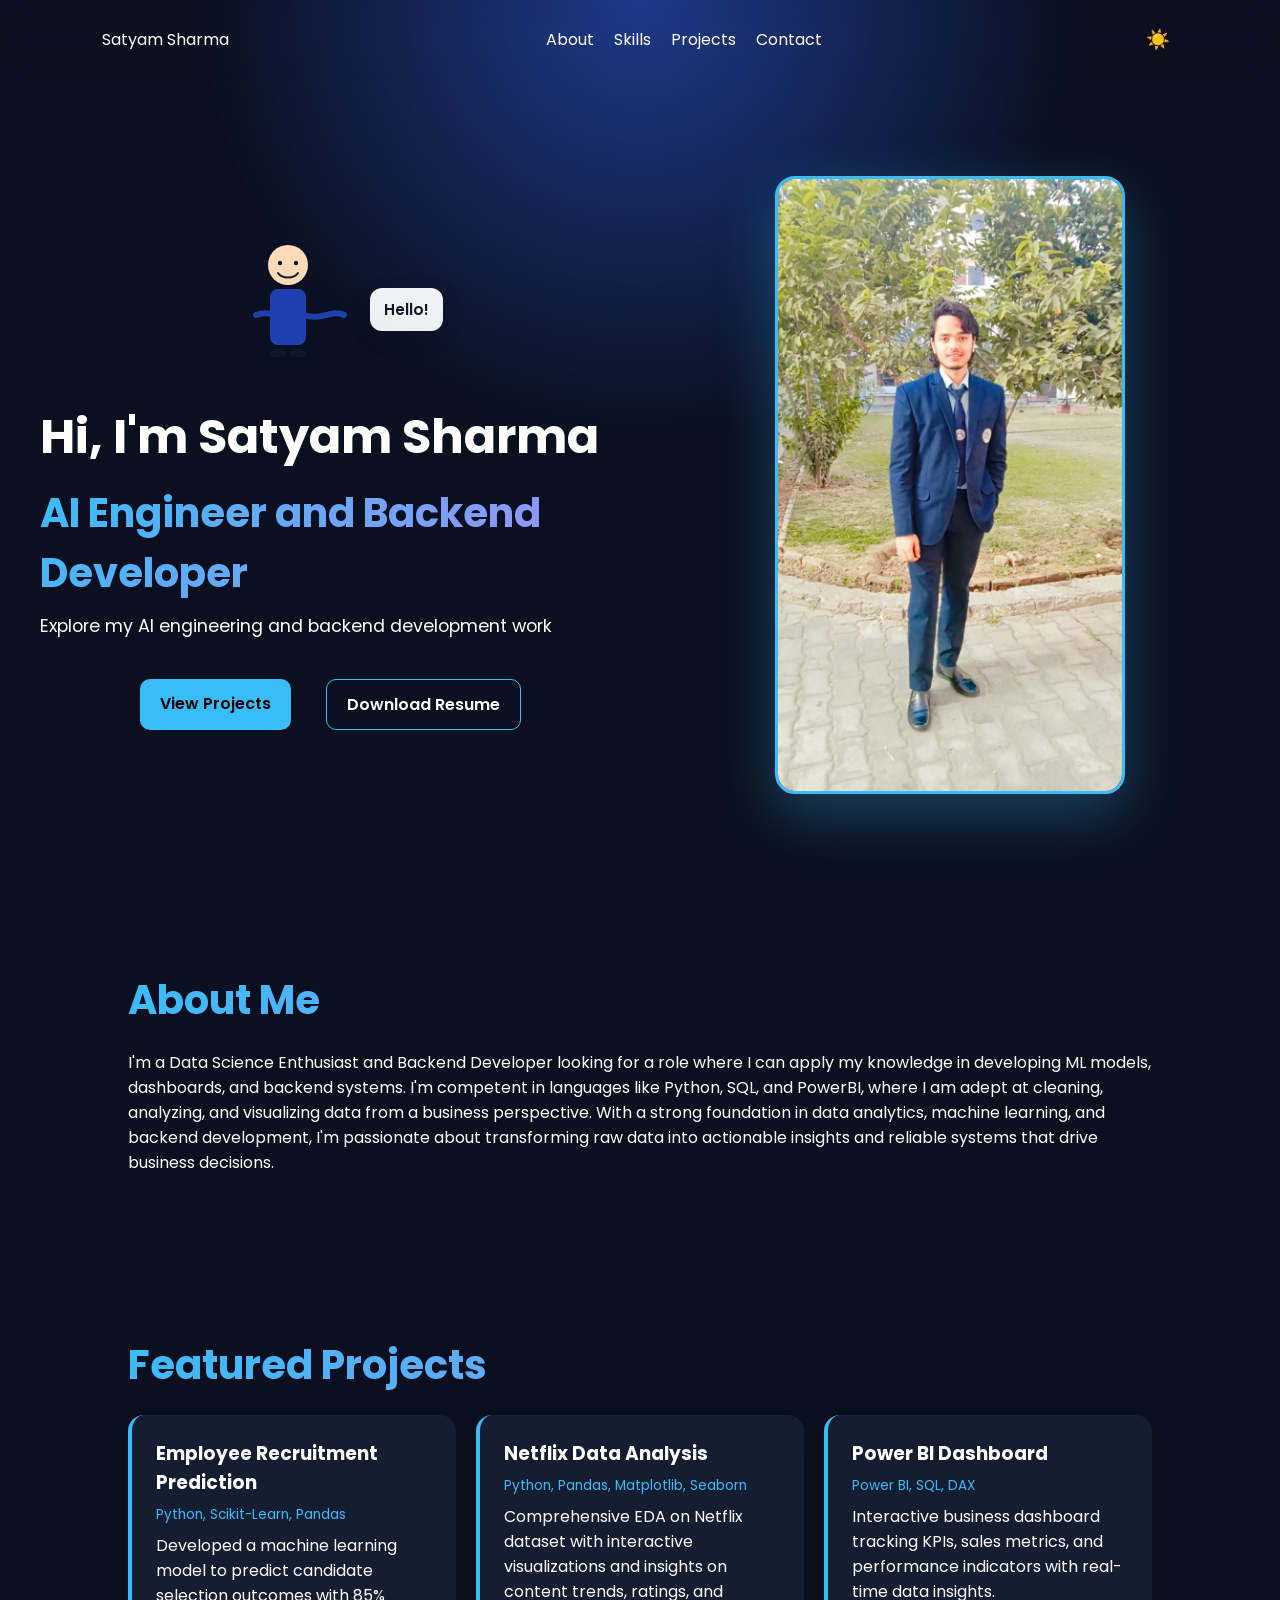
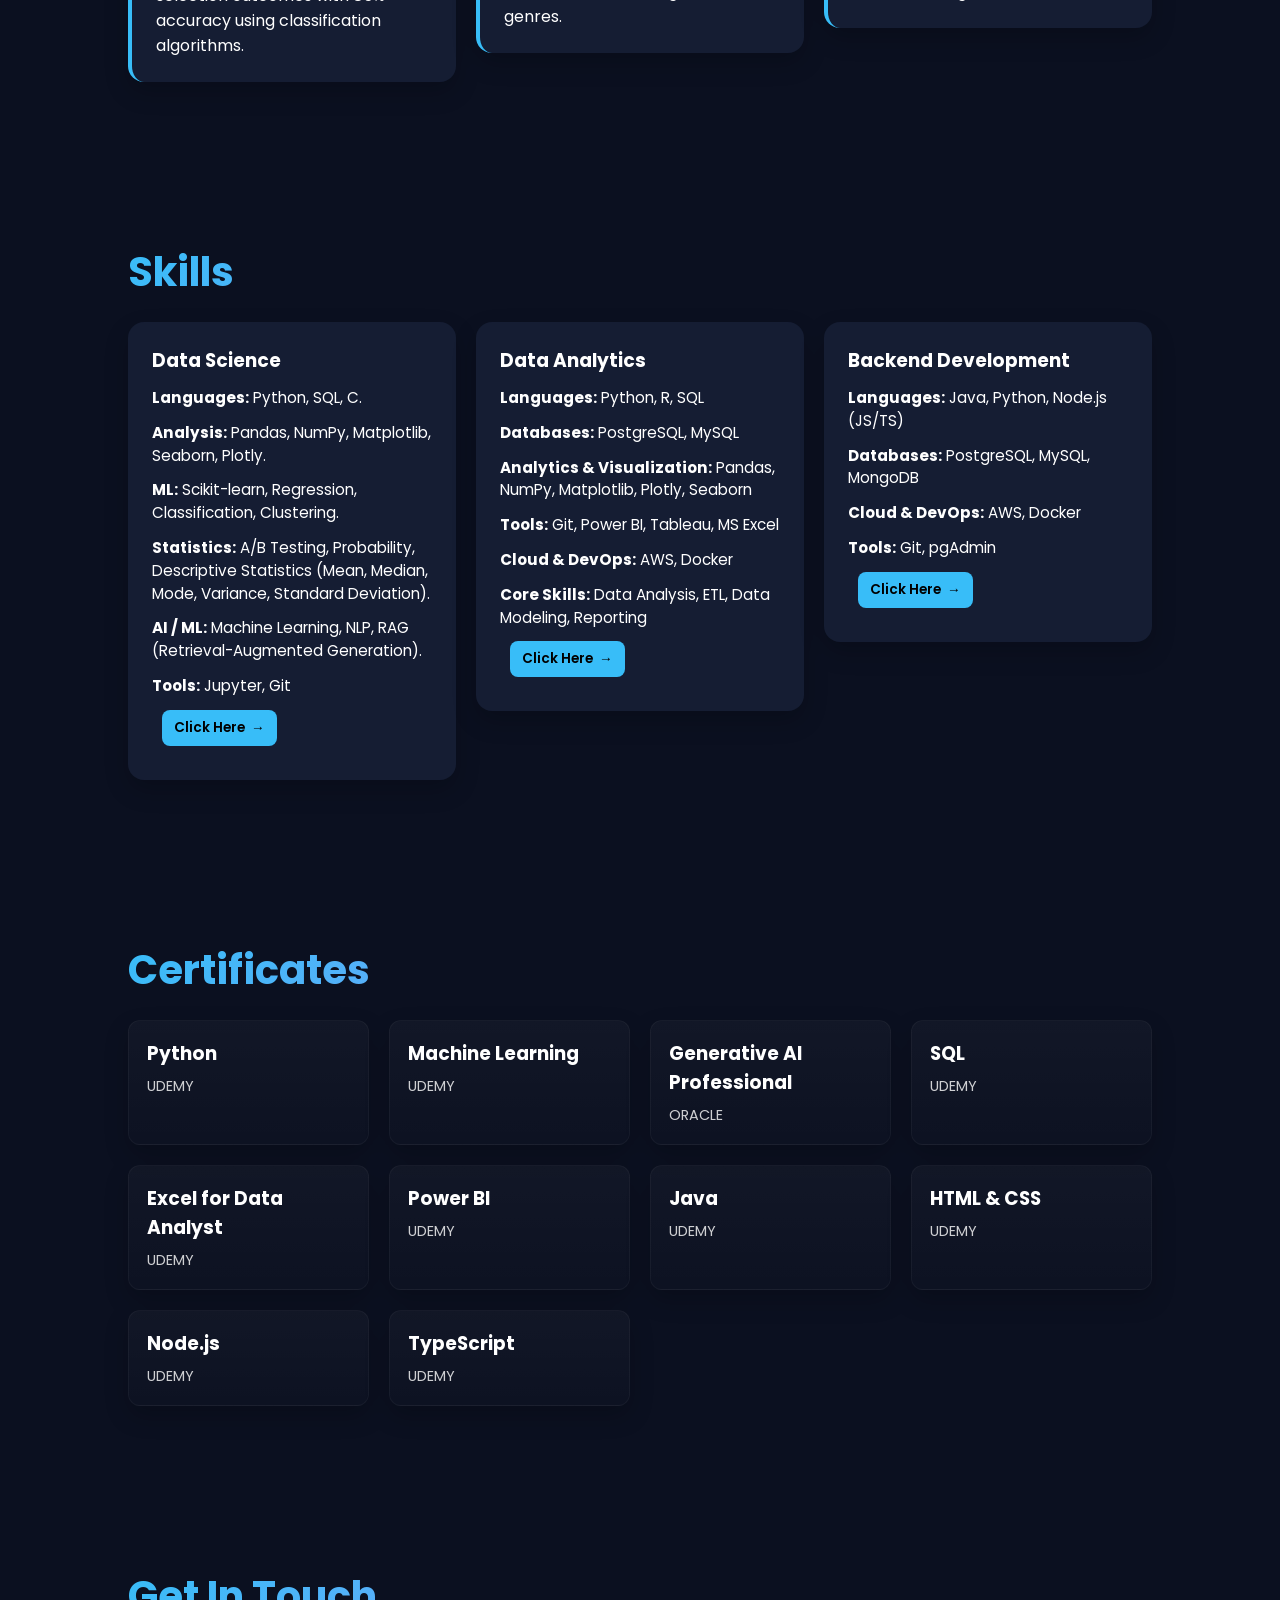
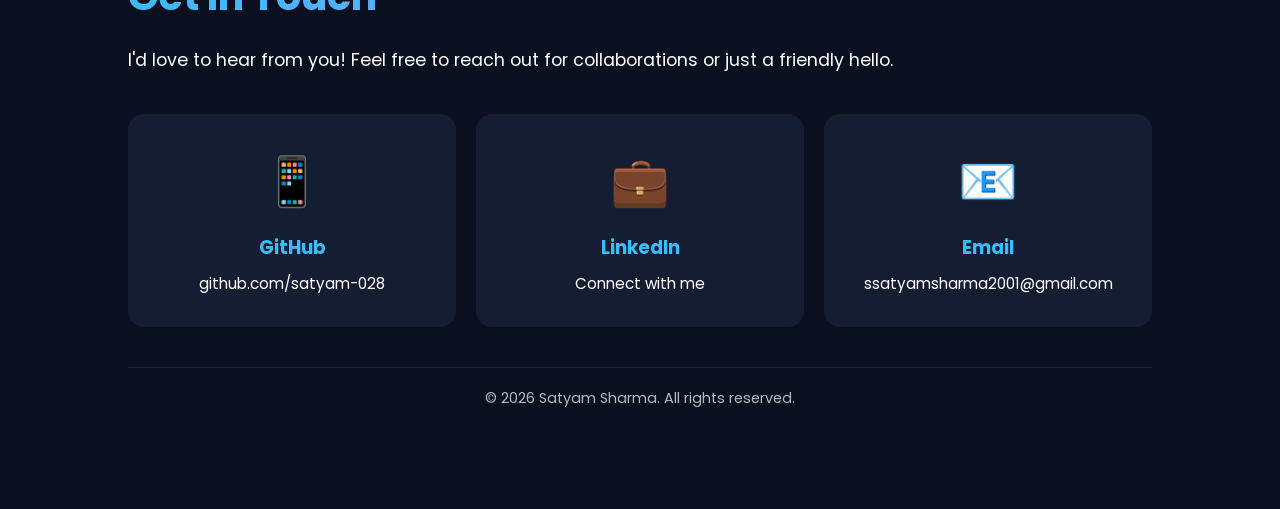
<file: index.html>
<!DOCTYPE html>
<html lang="en">
<head>
<meta charset="UTF-8">
<meta name="viewport" content="width=device-width, initial-scale=1.0">
<title>Satyam Sharma | Data Scientist</title>
<link rel="stylesheet" href="style.css">
<link rel="preconnect" href="https://fonts.googleapis.com">
<link href="https://fonts.googleapis.com/css2?family=Poppins:wght@300;400;600;700&display=swap" rel="stylesheet">
</head>
<body>
<div class="bg"></div>

<nav>
  <div class="logo">Satyam Sharma</div>
  <ul>
    <li><a href="#about">About</a></li>
    <li><a href="#skills">Skills</a></li>
    <li><a href="#projects">Projects</a></li>
    <li><a href="#contact">Contact</a></li>
  </ul>
  <button id="themeToggle">☀️</button>
</nav>

<section class="hero">
  <div class="hero-content">
    <div class="hero-text">
      <div class="hero-anim">
        <svg class="boy-svg" width="140" height="160" viewBox="0 0 140 160" xmlns="http://www.w3.org/2000/svg" aria-hidden="true">
          <g fill="none" fill-rule="evenodd">
            <!-- head -->
            <circle cx="70" cy="36" r="20" fill="#FFDAB9" />
            <!-- eyes -->
            <circle cx="62" cy="34" r="2.2" fill="#0f172a" />
            <circle cx="78" cy="34" r="2.2" fill="#0f172a" />
            <!-- smile -->
            <path d="M60 44 C64 50 76 50 80 44" stroke="#0f172a" stroke-width="2" fill="none" stroke-linecap="round" />
            <!-- body -->
            <rect x="52" y="60" width="36" height="56" rx="8" fill="#1e40af" />
            <!-- left arm -->
            <g class="arm left-arm" transform="translate(46,86)">
              <path d="M34 0 C18 6 8 -6 -8 0" stroke="#1e40af" stroke-width="6" stroke-linecap="round" fill="none" />
            </g>
            <!-- right arm -->
            <g class="arm right-arm" transform="translate(86,86)">
              <path d="M0 0 C18 6 28 -6 40 0" stroke="#1e40af" stroke-width="6" stroke-linecap="round" fill="none" />
            </g>
            <!-- legs -->
            <rect x="52" y="120" width="16" height="8" rx="4" fill="#0f172a" />
            <rect x="72" y="120" width="16" height="8" rx="4" fill="#0f172a" />
          </g>
        </svg>
        <div class="speech-bubble"><span class="intro-text"></span></div>
      </div>
      <h1>Hi, I'm Satyam Sharma</h1>
      <h2><span id="role-text">AI Engineer and Backend Developer</span></h2>
      <p style="font-size: 1.1rem; color: var(--text-secondary); margin-bottom: 10px;">Explore my AI engineering and backend development work</p>
      <div class="buttons">
        <a href="#projects" class="btn">View Projects</a>

        <!-- Place your resume PDF at: assets/YOUR_RESUME_FILENAME.pdf -->
        <a href="Satyam_DS.pdf" class="btn secondary" download>Download Resume</a>
      </div>
      
    </div>
    <div class="hero-image">
      <!-- Place your photo in the same folder as this file, then set the filename below -->
      <img src="satyam_photo.jpeg" alt="Satyam Sharma" class="profile-photo">
    </div>
  </div>
</section>

<section id="about">
<h2>About Me</h2>
<p>I'm a Data Science Enthusiast and Backend Developer looking for a role where I can apply my knowledge in developing ML models, dashboards, and backend systems. I'm competent in languages like Python, SQL, and PowerBI, where I am adept at cleaning, analyzing, and visualizing data from a business perspective. With a strong foundation in data analytics, machine learning, and backend development, I'm passionate about transforming raw data into actionable insights and reliable systems that drive business decisions.</p>
</section>

<section id="projects">
<h2>Featured Projects</h2>
<div class="grid">
  <div class="card project-card">
  <h3>Employee Recruitment Prediction</h3>
  <p class="tech">Python, Scikit-Learn, Pandas</p>
  <p>Developed a machine learning model to predict candidate selection outcomes with 85% accuracy using classification algorithms.</p>
</div>
<div class="card project-card">
  <h3>Netflix Data Analysis</h3>
  <p class="tech">Python, Pandas, Matplotlib, Seaborn</p>
  <p>Comprehensive EDA on Netflix dataset with interactive visualizations and insights on content trends, ratings, and genres.</p>
</div>
<div class="card project-card">
  <h3>Power BI Dashboard</h3>
  <p class="tech">Power BI, SQL, DAX</p>
  <p>Interactive business dashboard tracking KPIs, sales metrics, and performance indicators with real-time data insights.</p>
</div>
</div>
</section>

<section id="skills">
<h2>Skills</h2>
<div class="grid">
  <div class="card skill-card data-science-card" style="display:flex; flex-direction:column;">
    <h3>Data Science</h3>
    <p><strong>Languages:</strong> Python, SQL, C.</p>
    <p><strong>Analysis:</strong> Pandas, NumPy, Matplotlib, Seaborn, Plotly.</p>
    <p><strong>ML:</strong> Scikit-learn, Regression, Classification, Clustering.</p>
    <p><strong>Statistics:</strong> A/B Testing, Probability, Descriptive Statistics (Mean, Median, Mode, Variance, Standard Deviation).</p>
    <p><strong>AI / ML:</strong> Machine Learning, NLP, RAG (Retrieval-Augmented Generation).</p>
    <p><strong>Tools:</strong> Jupyter, Git</p>
    <a href="data-science.html" class="btn cta-btn">Click Here <span class="arrow">→</span></a>
  </div>
  <a href="data-analytics.html" class="card skill-card data-analytics-card" style="text-decoration: none; color: inherit; display: flex; flex-direction: column;">
    <h3>Data Analytics</h3>
    <p><strong>Languages:</strong> Python, R, SQL</p>
    <p><strong>Databases:</strong> PostgreSQL, MySQL</p>
    <p><strong>Analytics & Visualization:</strong> Pandas, NumPy, Matplotlib, Plotly, Seaborn</p>
    <p><strong>Tools:</strong> Git, Power BI, Tableau, MS Excel</p>
    <p><strong>Cloud & DevOps:</strong> AWS, Docker</p>
    <p><strong>Core Skills:</strong> Data Analysis, ETL, Data Modeling, Reporting</p>
    <span class="btn cta-btn">Click Here <span class="arrow">→</span></span>
  </a>
  <div class="card skill-card backend-card" style="display:flex; flex-direction:column;">
    <h3>Backend Development</h3>
    <p><strong>Languages:</strong> Java, Python, Node.js (JS/TS)</p>
    <p><strong>Databases:</strong> PostgreSQL, MySQL, MongoDB</p>
    <p><strong>Cloud & DevOps:</strong> AWS, Docker</p>
    <p><strong>Tools:</strong> Git, pgAdmin</p>
    <a href="backend-developer-project.html" class="btn cta-btn">Click Here <span class="arrow">→</span></a>
  </div>
</div>
</section>
  
  <section id="certificates">
  <h2>Certificates</h2>
  <div class="cert-grid">
    <a href="https://upskill.tutedude.com/certificate/TD-SATY-PY-1139" class="card cert-card" target="_blank" rel="noopener noreferrer">
      <h3>Python</h3>
      <p class="issuer">UDEMY</p>
    </a>
    <div class="card cert-card">
      <h3>Machine Learning</h3>
      <p class="issuer">UDEMY</p>
    </div>
    <a href="oracle_certificate.pdf" class="card cert-card" target="_blank" rel="noopener noreferrer">
      <h3>Generative AI Professional</h3>
      <p class="issuer">ORACLE</p>
    </a>
    <a href="https://www.udemy.com/certificate/UC-91c7c6f0-172a-4165-a78d-113a4a7c8d05/" class="card cert-card" target="_blank" rel="noopener noreferrer">
      <h3>SQL</h3>
      <p class="issuer">UDEMY</p>
    </a>
    <a href="https://www.udemy.com/certificate/UC-dc23c5a8-88d2-4b9e-8e38-2deaf4e57fec/" class="card cert-card" target="_blank" rel="noopener noreferrer">
      <h3>Excel for Data Analyst</h3>
      <p class="issuer">UDEMY</p>
    </a>
    <a href="https://www.udemy.com/certificate/UC-6a46c414-96e0-4ea2-b3a3-d290421d27b6/" class="card cert-card" target="_blank" rel="noopener noreferrer">
      <h3>Power BI</h3>
      <p class="issuer">UDEMY</p>
    </a>
    <a href="https://www.udemy.com/certificate/UC-ea85b20e-c4a2-4d10-a193-58038d410112/" class="card cert-card" target="_blank" rel="noopener noreferrer">
      <h3>Java</h3>
      <p class="issuer">UDEMY</p>
    </a>
    <a href="https://www.udemy.com/certificate/UC-e2c2191e-cc48-43a3-a307-067e50f28634/" class="card cert-card" target="_blank" rel="noopener noreferrer">
      <h3>HTML &amp; CSS</h3>
      <p class="issuer">UDEMY</p>
    </a>
    <div class="card cert-card">
      <h3>Node.js</h3>
      <p class="issuer">UDEMY</p>
    </div>
    <a href="https://www.udemy.com/certificate/UC-3e16e84b-019b-44fa-9267-79dc9020fa49/" class="card cert-card" target="_blank" rel="noopener noreferrer">
      <h3>TypeScript</h3>
      <p class="issuer">UDEMY</p>
    </a>
  </div>
</section>

<section id="contact">
<h2>Get In Touch</h2>
<p class="contact-intro">I'd love to hear from you! Feel free to reach out for collaborations or just a friendly hello.</p>
<div class="contact-grid">
  <a href="https://github.com/satyam-028" class="contact-card" target="_blank">
    <span class="icon">📱</span>
    <h3>GitHub</h3>
    <p>github.com/satyam-028</p>
  </a>
  <a href="https://www.linkedin.com/in/satyam-sharma-7288762b9" class="contact-card" target="_blank" rel="noopener noreferrer">
    <span class="icon">💼</span>
    <h3>LinkedIn</h3>
    <p>Connect with me</p>
  </a>
  <a href="mailto:ssatyamsharma2001@gmail.com" class="contact-card">
    <span class="icon">📧</span>
    <h3>Email</h3>
    <p>ssatyamsharma2001@gmail.com</p>
  </a>
</div>
<footer>
  <p>&copy; 2026 Satyam Sharma. All rights reserved.</p>
</footer>
</section>

<script src="script.js"></script>
</body>
</html>
</file>
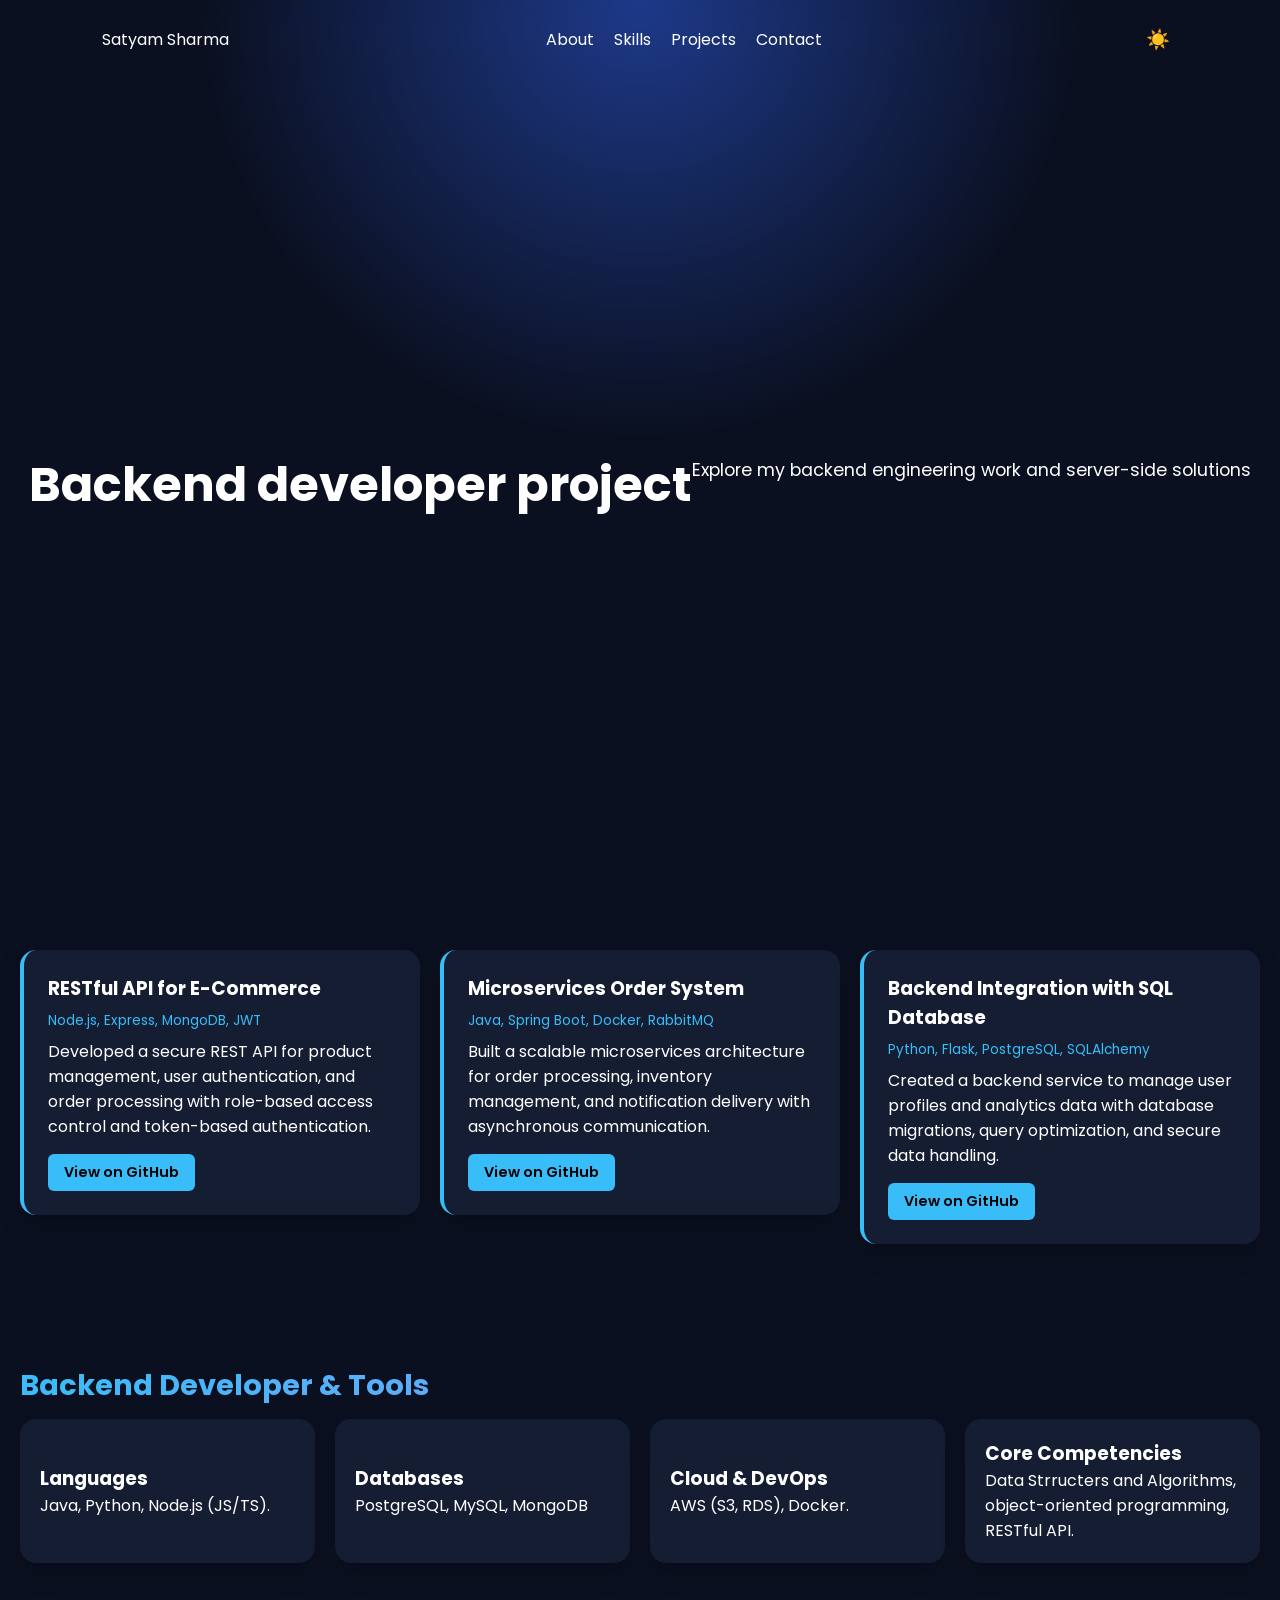
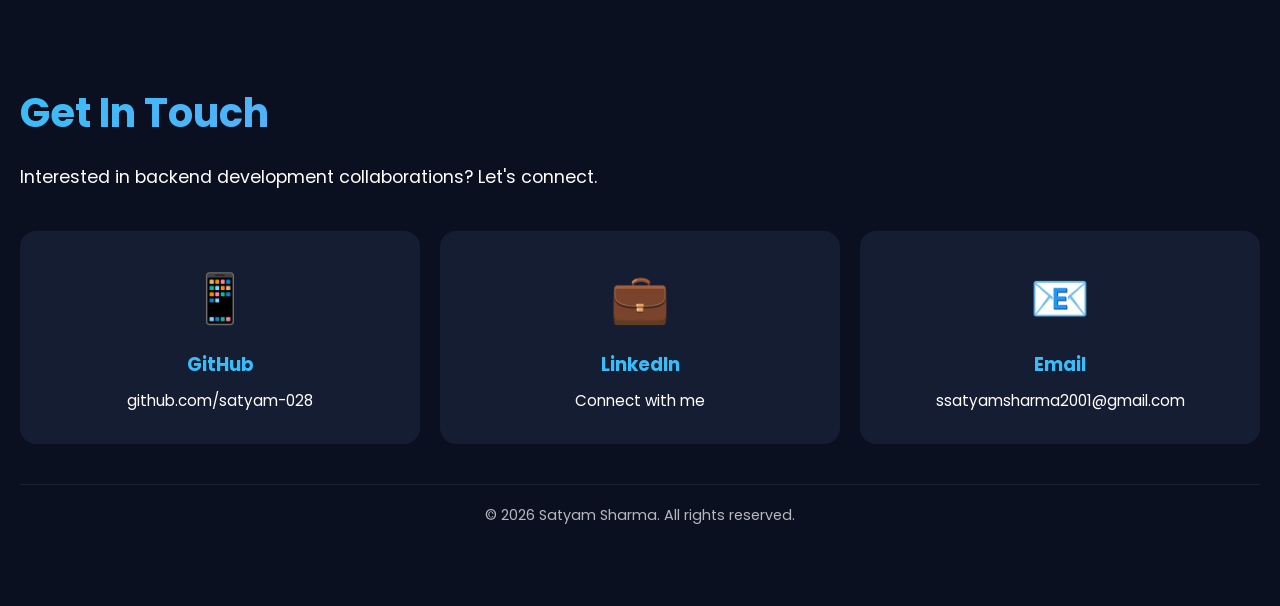
<file: backend-developer-project.html>
<!DOCTYPE html>
<html lang="en">
<head>
<meta charset="UTF-8">
<meta name="viewport" content="width=device-width, initial-scale=1.0">
<title>Backend Developer Project | Satyam Sharma</title>
<link rel="stylesheet" href="style.css">
<link rel="preconnect" href="https://fonts.googleapis.com">
<link href="https://fonts.googleapis.com/css2?family=Poppins:wght@300;400;600;700&display=swap" rel="stylesheet">
</head>
<body>
<div class="bg"></div>

<nav>
  <div class="logo"><a href="index.html" style="text-decoration: none; color: inherit;">Satyam Sharma</a></div>
  <ul>
    <li><a href="index.html#about">About</a></li>
    <li><a href="index.html#skills">Skills</a></li>
    <li><a href="index.html#projects">Projects</a></li>
    <li><a href="index.html#contact">Contact</a></li>
  </ul>
  <button id="themeToggle">☀️</button>
</nav>

<section class="hero" style="padding: 40px 20px;">
  <h1>Backend developer project</h1>
  <p style="font-size: 1.1rem; color: var(--text-secondary); margin-bottom: 30px;">Explore my backend engineering work and server-side solutions</p>
</section>

<section id="backend-projects" style="padding: 60px 20px;">
  <div class="grid">
    <div class="card project-card">
      <h3>RESTful API for E-Commerce</h3>
      <p class="tech">Node.js, Express, MongoDB, JWT</p>
      <p>Developed a secure REST API for product management, user authentication, and order processing with role-based access control and token-based authentication.</p>
      <div class="project-links">
        <a href="#" class="link-btn">View on GitHub</a>
      </div>
    </div>

    <div class="card project-card">
      <h3>Microservices Order System</h3>
      <p class="tech">Java, Spring Boot, Docker, RabbitMQ</p>
      <p>Built a scalable microservices architecture for order processing, inventory management, and notification delivery with asynchronous communication.</p>
      <div class="project-links">
        <a href="#" class="link-btn">View on GitHub</a>
      </div>
    </div>

    <div class="card project-card">
      <h3>Backend Integration with SQL Database</h3>
      <p class="tech">Python, Flask, PostgreSQL, SQLAlchemy</p>
      <p>Created a backend service to manage user profiles and analytics data with database migrations, query optimization, and secure data handling.</p>
      <div class="project-links">
        <a href="#" class="link-btn">View on GitHub</a>
      </div>
    </div>
  </div>
</section>


<section id="skills-detail" style="padding: 60px 20px; background: var(--bg-secondary);">
  <h2>Backend Developer & Tools</h2>
  <div class="grid skills-grid">
    <div class="card">
      <h3>Languages</h3>
      <p>Java, Python, Node.js (JS/TS).</p>
    </div>

    <div class="card">
      <h3>Databases</h3>
      <p>PostgreSQL, MySQL, MongoDB</p>
    </div>

    <div class="card">
      <h3>Cloud & DevOps</h3>
      <p>AWS (S3, RDS),  Docker.</p>
    </div>

    <div class="card">
      <h3>Core Competencies</h3>
      <p>Data Strructers and Algorithms, object-oriented programming, RESTful API.</p>
    </div>
  </div>
</section>


<section id="contact" style="padding: 60px 20px;">
  <h2>Get In Touch</h2>
  <p class="contact-intro">Interested in backend development collaborations? Let's connect.</p>
  <div class="contact-grid">
    <a href="https://github.com/satyam-028" class="contact-card" target="_blank">
      <span class="icon">📱</span>
      <h3>GitHub</h3>
      <p>github.com/satyam-028</p>
    </a>
    <a href="https://www.linkedin.com/in/satyam-sharma-7288762b9" class="contact-card" target="_blank" rel="noopener noreferrer">
      <span class="icon">💼</span>
      <h3>LinkedIn</h3>
      <p>Connect with me</p>
    </a>
    <a href="mailto:ssatyamsharma2001@gmail.com" class="contact-card">
      <span class="icon">📧</span>
      <h3>Email</h3>
      <p>ssatyamsharma2001@gmail.com</p>
    </a>
  </div>
  <footer>
    <p>&copy; 2026 Satyam Sharma. All rights reserved.</p>
  </footer>
</section>

<script src="script.js"></script>
</body>
</html>
</file>
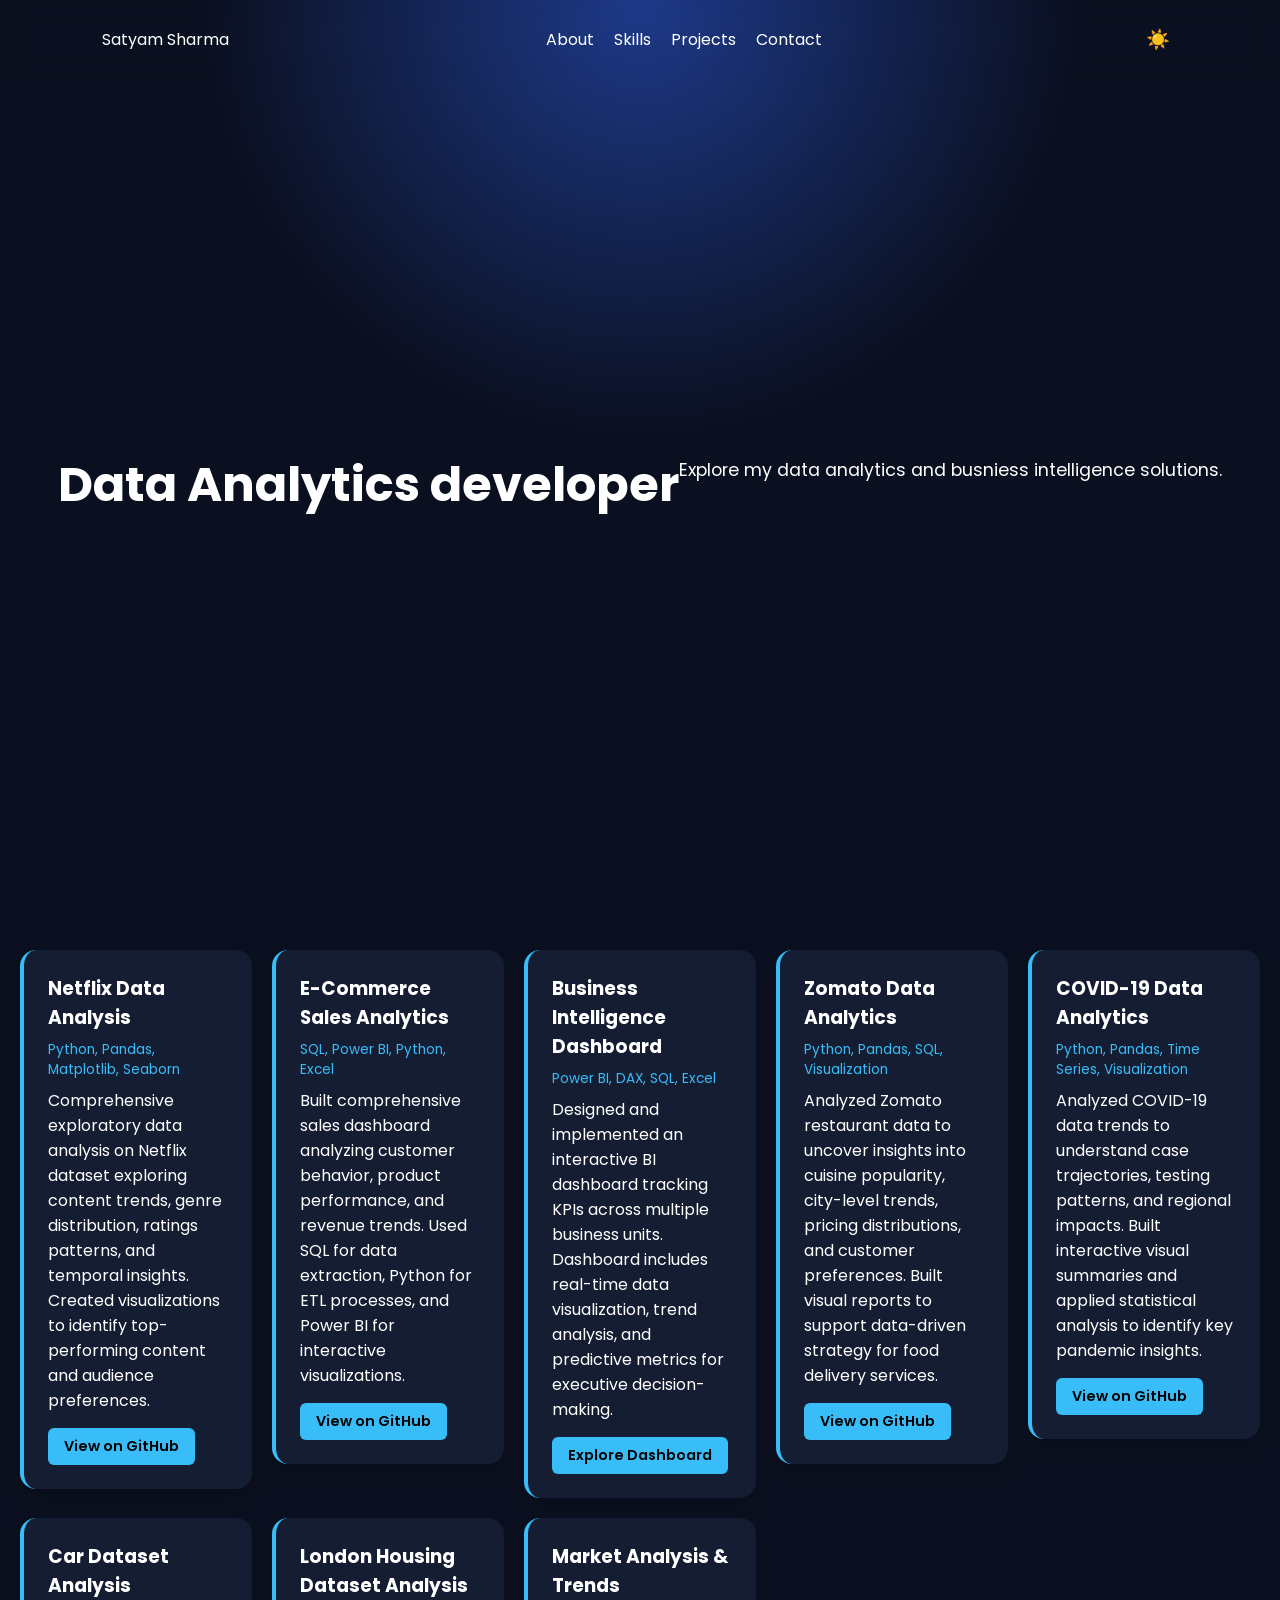
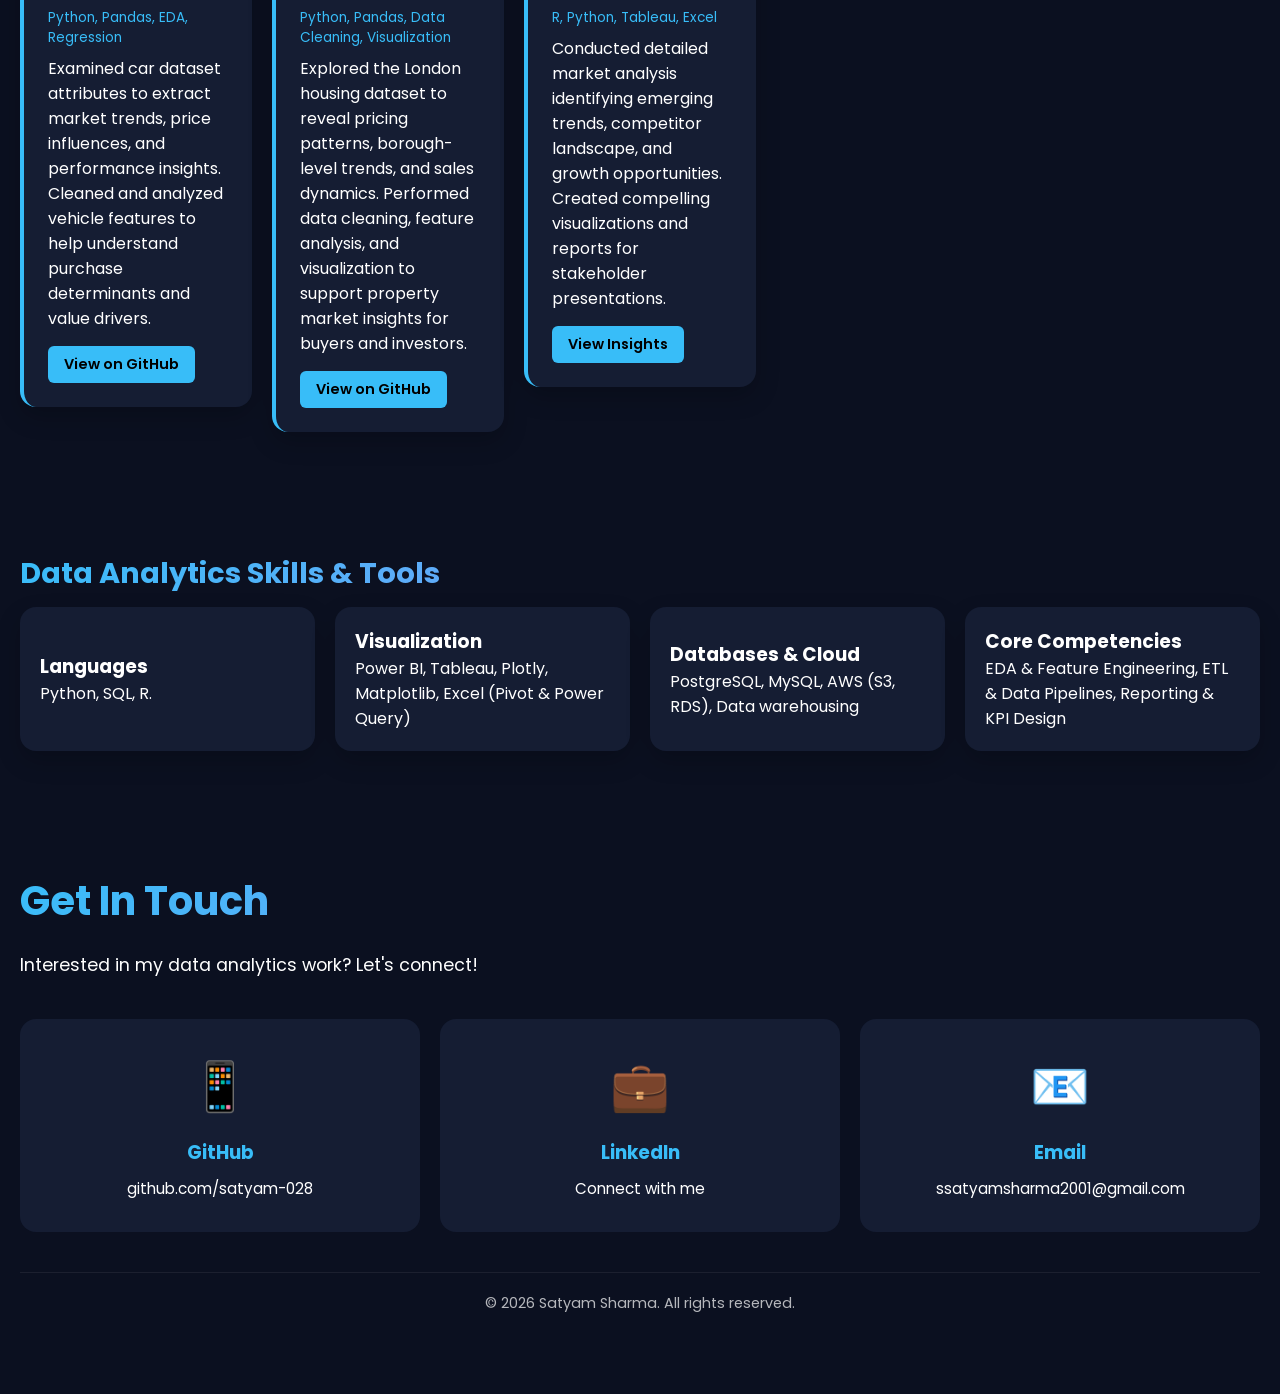
<file: data-analytics.html>
<!DOCTYPE html>
<html lang="en">
<head>
<meta charset="UTF-8">
<meta name="viewport" content="width=device-width, initial-scale=1.0">
<title>Data Analytics | Satyam Sharma</title>
<link rel="stylesheet" href="style.css">
<link rel="preconnect" href="https://fonts.googleapis.com">
<link href="https://fonts.googleapis.com/css2?family=Poppins:wght@300;400;600;700&display=swap" rel="stylesheet">
</head>
<body>
<div class="bg"></div>

<nav>
  <div class="logo"><a href="index.html" style="text-decoration: none; color: inherit;">Satyam Sharma</a></div>
  <ul>
    <li><a href="index.html#about">About</a></li>
    <li><a href="index.html#skills">Skills</a></li>
    <li><a href="index.html#projects">Projects</a></li>
    <li><a href="index.html#contact">Contact</a></li>
  </ul>
  <button id="themeToggle">☀️</button>
</nav>

<section class="hero" style="padding: 40px 20px;">
  <h1>Data Analytics developer</h1>
  <p style="font-size: 1.1rem; color: var(--text_secondary); margin-bottom: 30px;">Explore my data analytics and busniess intelligence solutions.</p>
</section>

<section id="analytics-projects" style="padding: 60px 20px;">
  <div class="grid">
    <!-- <div class="card project-card">
      <h3>Heart Disease Prediction Model</h3>
      <p class="tech">Python, Scikit-learn, Flask, Machine Learning</p>
      <p>Developed a machine learning model that predicts heart disease risk based on medical attributes. Built using Kaggle's Framingham dataset with features like age, cholesterol, blood pressure, and smoking status. Deployed as an interactive Flask web application for real-time predictions.</p>
      <div class="project-links">
        <a href="https://github.com/satyam-028/heart-disease" class="link-btn" target="_blank">View on GitHub</a>
      </div>
    </div> -->

    <div class="card project-card">
      <h3>Netflix Data Analysis</h3>
      <p class="tech">Python, Pandas, Matplotlib, Seaborn</p>
      <p>Comprehensive exploratory data analysis on Netflix dataset exploring content trends, genre distribution, ratings patterns, and temporal insights. Created visualizations to identify top-performing content and audience preferences.</p>
      <div class="project-links">
        <a href="https://github.com/satyam-028/Netflix-movie-clean-data" class="link-btn" target="_blank" rel="noopener noreferrer">View on GitHub</a>
      </div>
    </div>

    <div class="card project-card">
      <h3>E-Commerce Sales Analytics</h3>
      <p class="tech">SQL, Power BI, Python, Excel</p>
      <p>Built comprehensive sales dashboard analyzing customer behavior, product performance, and revenue trends. Used SQL for data extraction, Python for ETL processes, and Power BI for interactive visualizations.</p>
      <div class="project-links">
        <a href="https://github.com/satyam-028/E-commerce" class="link-btn" target="_blank" rel="noopener noreferrer">View on GitHub</a>
      </div>
    </div>

    <!-- <div class="card project-card">
      <h3>Customer Segmentation Analysis</h3>
      <p class="tech">Python, Scikit-learn, Pandas, Plotly</p>
      <p>Performed customer segmentation using clustering algorithms to identify distinct customer groups. Analyzed purchasing patterns and created actionable business insights for targeted marketing strategies.</p>
      <div class="project-links">
        <a href="#" class="link-btn">View on GitHub</a>
      </div>
    </div> -->

    <div class="card project-card">
      <h3>Business Intelligence Dashboard</h3>
      <p class="tech">Power BI, DAX, SQL, Excel</p>
      <p>Designed and implemented an interactive BI dashboard tracking KPIs across multiple business units. Dashboard includes real-time data visualization, trend analysis, and predictive metrics for executive decision-making.</p>
      <div class="project-links">
        <a href="#" class="link-btn">Explore Dashboard</a>
      </div>
    </div>

    <div class="card project-card">
      <h3>Zomato Data Analytics</h3>
      <p class="tech">Python, Pandas, SQL, Visualization</p>
      <p>Analyzed Zomato restaurant data to uncover insights into cuisine popularity, city-level trends, pricing distributions, and customer preferences. Built visual reports to support data-driven strategy for food delivery services.</p>
      <div class="project-links">
        <a href="https://github.com/satyam-028/zomato-project" class="link-btn" target="_blank" rel="noopener noreferrer">View on GitHub</a>
      </div>
    </div>

    <div class="card project-card">
      <h3>COVID-19 Data Analytics</h3>
      <p class="tech">Python, Pandas, Time Series, Visualization</p>
      <p>Analyzed COVID-19 data trends to understand case trajectories, testing patterns, and regional impacts. Built interactive visual summaries and applied statistical analysis to identify key pandemic insights.</p>
      <div class="project-links">
        <a href="https://github.com/satyam-028/COVID-19-Analysis" class="link-btn" target="_blank" rel="noopener noreferrer">View on GitHub</a>
      </div>
    </div>

    <div class="card project-card">
      <h3>Car Dataset Analysis</h3>
      <p class="tech">Python, Pandas, EDA, Regression</p>
      <p>Examined car dataset attributes to extract market trends, price influences, and performance insights. Cleaned and analyzed vehicle features to help understand purchase determinants and value drivers.</p>
      <div class="project-links">
        <a href="https://github.com/satyam-028/Car-Dataset-Analysis" class="link-btn" target="_blank" rel="noopener noreferrer">View on GitHub</a>
      </div>
    </div>

    <div class="card project-card">
      <h3>London Housing Dataset Analysis</h3>
      <p class="tech">Python, Pandas, Data Cleaning, Visualization</p>
      <p>Explored the London housing dataset to reveal pricing patterns, borough-level trends, and sales dynamics. Performed data cleaning, feature analysis, and visualization to support property market insights for buyers and investors.</p>
      <div class="project-links">
        <a href="https://github.com/satyam-028/Londan-Housing-Dataset" class="link-btn" target="_blank" rel="noopener noreferrer">View on GitHub</a>
      </div>
    </div>

    <div class="card project-card">
      <h3>Market Analysis & Trends</h3>
      <p class="tech">R, Python, Tableau, Excel</p>
      <p>Conducted detailed market analysis identifying emerging trends, competitor landscape, and growth opportunities. Created compelling visualizations and reports for stakeholder presentations.</p>
      <div class="project-links">
        <a href="#" class="link-btn">View Insights</a>
      </div>
    </div>
  </div>
</section>

<section id="skills-detail" style="padding: 60px 20px; background: var(--bg-secondary);">
  <h2>Data Analytics Skills & Tools</h2>
  <div class="grid skills-grid">
    <div class="card">
      <h3>Languages</h3>
      <p>Python, SQL, R.</p>
    </div>

    <div class="card">
      <h3>Visualization</h3>
      <p>Power BI, Tableau, Plotly, Matplotlib, Excel (Pivot & Power Query)</p>
    </div>

    <div class="card">
      <h3>Databases & Cloud</h3>
      <p>PostgreSQL, MySQL, AWS (S3, RDS), Data warehousing</p>
    </div>

    <div class="card">
      <h3>Core Competencies</h3>
      <p>EDA & Feature Engineering, ETL & Data Pipelines, Reporting & KPI Design</p>
    </div>
  </div>
</section>

<section id="contact" style="padding: 60px 20px;">
<h2>Get In Touch</h2>
<p class="contact-intro">Interested in my data analytics work? Let's connect!</p>
<div class="contact-grid">
  <a href="https://github.com/satyam-028" class="contact-card" target="_blank">
    <span class="icon">📱</span>
    <h3>GitHub</h3>
    <p>github.com/satyam-028</p>
  </a>
  <a href="https://www.linkedin.com/in/satyam-sharma-7288762b9" class="contact-card" target="_blank" rel="noopener noreferrer">
    <span class="icon">💼</span>
    <h3>LinkedIn</h3>
    <p>Connect with me</p>
  </a>
  <a href="mailto:ssatyamsharma2001@gmail.com" class="contact-card">
    <span class="icon">📧</span>
    <h3>Email</h3>
    <p>ssatyamsharma2001@gmail.com</p>
  </a>
</div>
<footer>
  <p>&copy; 2026 Satyam Sharma. All rights reserved.</p>
</footer>
</section>

<script src="script.js"></script>
</body>
</html>
</file>
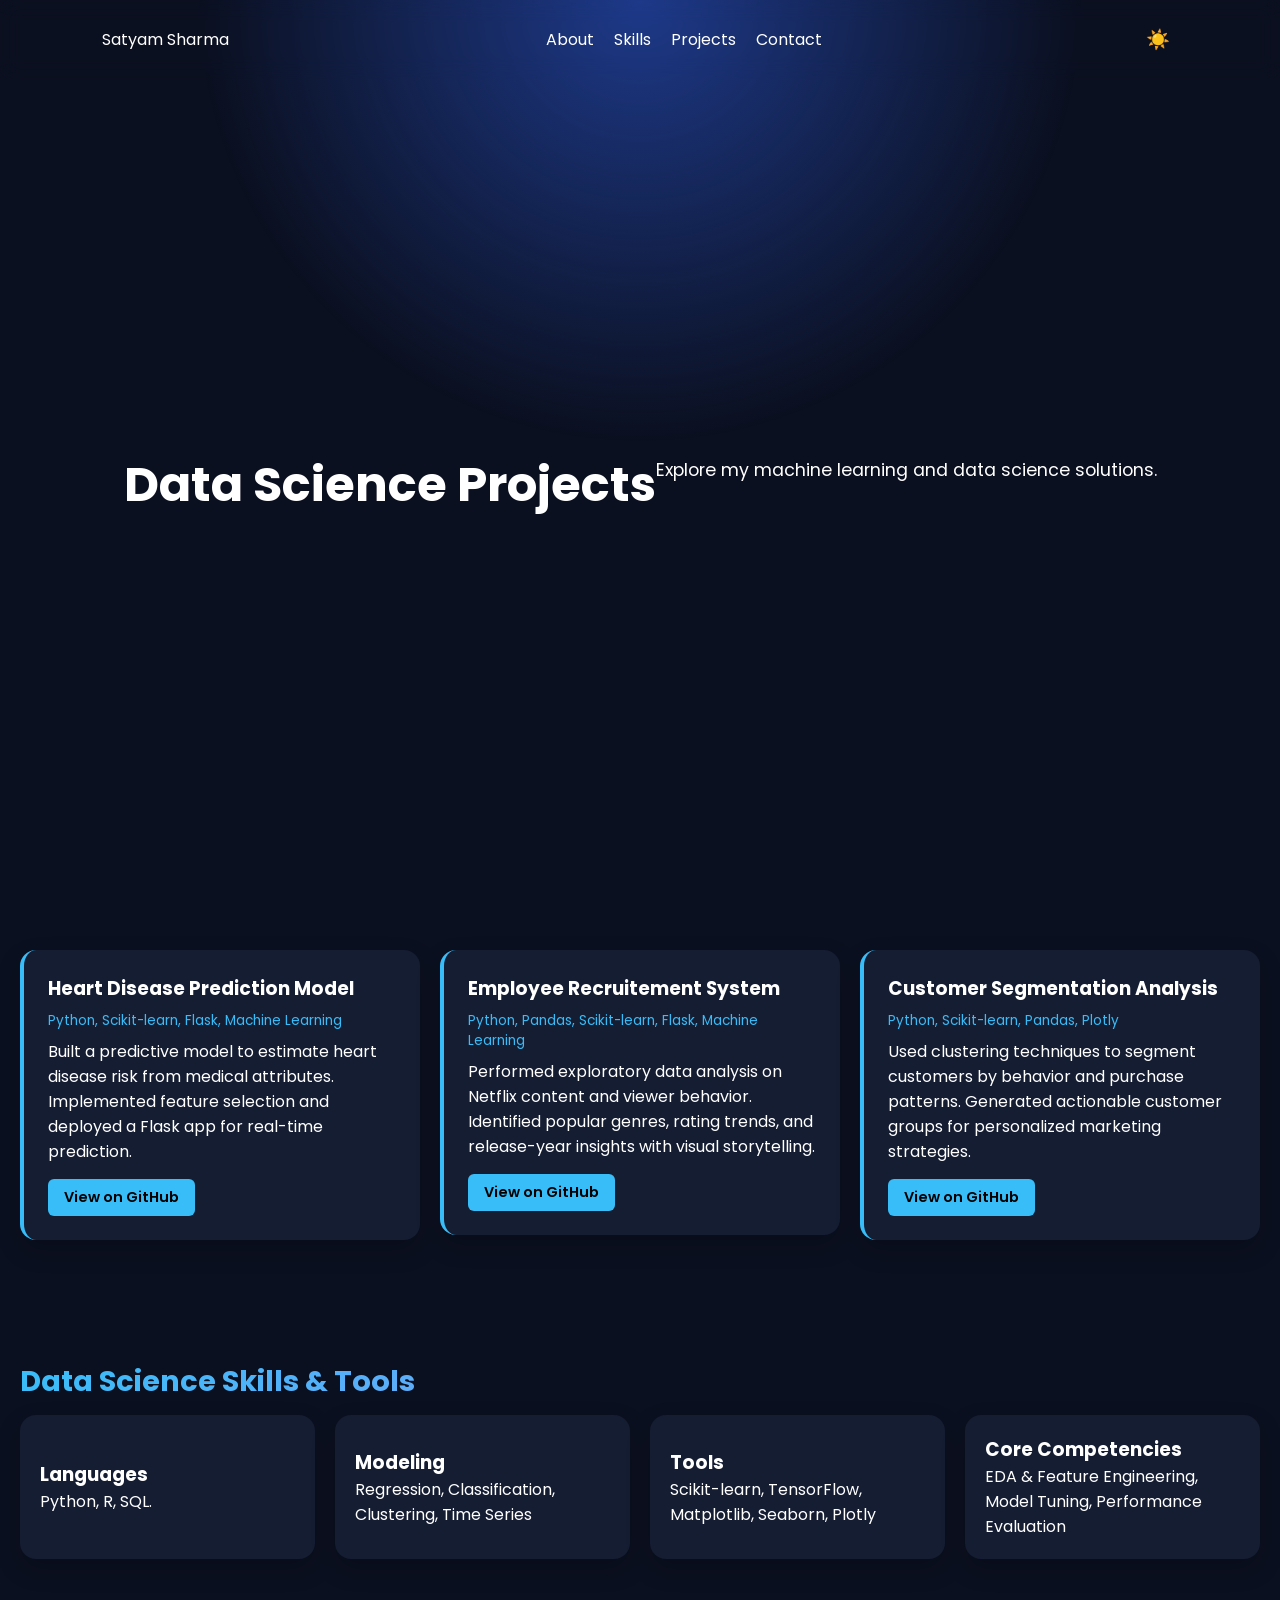
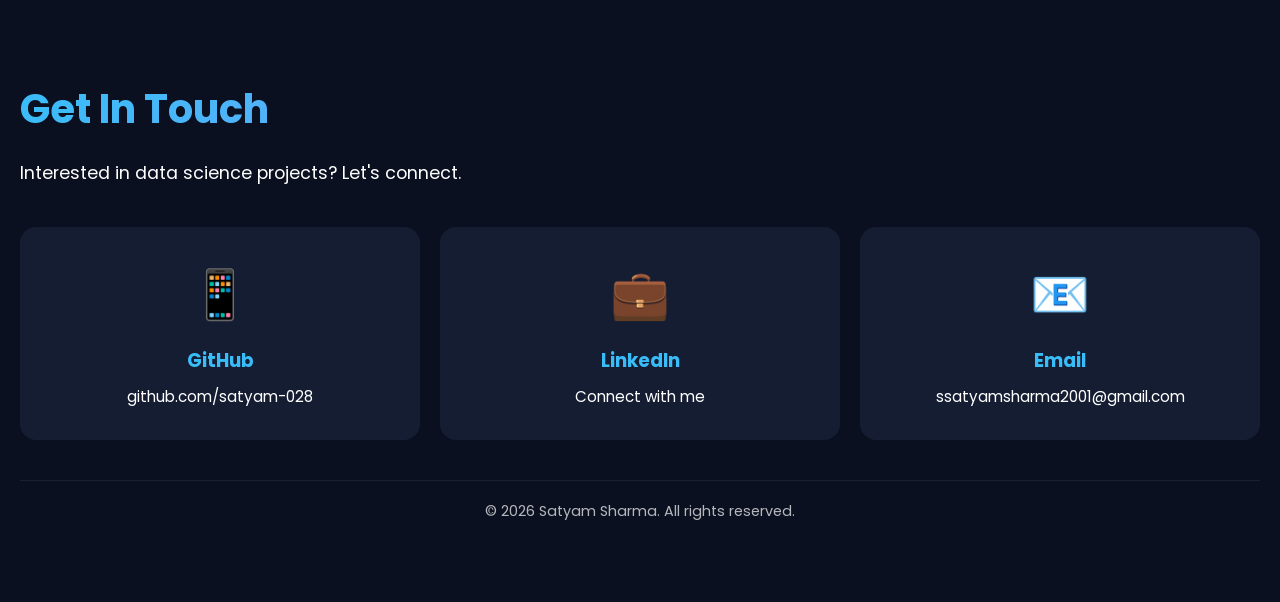
<file: data-science.html>
<!DOCTYPE html>
<html lang="en">
<head>
<meta charset="UTF-8">
<meta name="viewport" content="width=device-width, initial-scale=1.0">
<title>Data Science | Satyam Sharma</title>
<link rel="stylesheet" href="style.css">
<link rel="preconnect" href="https://fonts.googleapis.com">
<link href="https://fonts.googleapis.com/css2?family=Poppins:wght@300;400;600;700&display=swap" rel="stylesheet">
</head>
<body>
<div class="bg"></div>

<nav>
  <div class="logo"><a href="index.html" style="text-decoration: none; color: inherit;">Satyam Sharma</a></div>
  <ul>
    <li><a href="index.html#about">About</a></li>
    <li><a href="index.html#skills">Skills</a></li>
    <li><a href="index.html#projects">Projects</a></li>
    <li><a href="index.html#contact">Contact</a></li>
  </ul>
  <button id="themeToggle">☀️</button>
</nav>

<section class="hero" style="padding: 40px 20px;">
  <h1>Data Science Projects</h1>
  <p style="font-size: 1.1rem; color: var(--text-secondary); margin-bottom: 30px;">Explore my machine learning and data science solutions.</p>
</section>

<section id="science-projects" style="padding: 60px 20px;">
  <div class="grid">
    <div class="card project-card">
      <h3>Heart Disease Prediction Model</h3>
      <p class="tech">Python, Scikit-learn, Flask, Machine Learning</p>
      <p>Built a predictive model to estimate heart disease risk from medical attributes. Implemented feature selection and deployed a Flask app for real-time prediction.</p>
      <div class="project-links">
        <a href="https://github.com/satyam-028/heart-disease" class="link-btn" target="_blank" rel="noopener noreferrer">View on GitHub</a>
      </div>
    </div>

    <div class="card project-card">
      <h3>Employee Recruitement System</h3>
      <p class="tech">Python, Pandas, Scikit-learn, Flask, Machine Learning</p>
      <p>Performed exploratory data analysis on Netflix content and viewer behavior. Identified popular genres, rating trends, and release-year insights with visual storytelling.</p>
      <div class="project-links">
        <a href="https://github.com/satyam-028/-Employee-Recruitement" class="link-btn" target="_blank" rel="noopener noreferrer">View on GitHub</a>
      </div>
    </div>

    <div class="card project-card">
      <h3>Customer Segmentation Analysis</h3>
      <p class="tech">Python, Scikit-learn, Pandas, Plotly</p>
      <p>Used clustering techniques to segment customers by behavior and purchase patterns. Generated actionable customer groups for personalized marketing strategies.</p>
      <div class="project-links">
        <a href="https://github.com/satyam-028/customer-segmentation-analysis" class="link-btn" target="_blank" rel="noopener noreferrer">View on GitHub</a>
      </div>
    </div>

    <!-- <div class="card project-card">
      <h3>London Housing Dataset Analysis</h3>
      <p class="tech">Python, Pandas, Data Cleaning, Visualization</p>
      <p>Analyzed London housing market dynamics to uncover pricing trends and location-based value insights. Cleaned data, visualized distribution, and supported investment decisions.</p>
      <div class="project-links">
        <a href="https://github.com/satyam-028/Londan-Housing-Dataset" class="link-btn" target="_blank" rel="noopener noreferrer">View on GitHub</a>
      </div>
    </div> -->

    <!-- <div class="card project-card">
      <h3>Car Dataset Analysis</h3>
      <p class="tech">Python, Pandas, EDA, Regression</p>
      <p>Explored car dataset features to model price influences and performance drivers. Applied regression analysis and generated clear visual summaries for decision-making.</p>
      <div class="project-links">
        <a href="https://github.com/satyam-028/Car-Dataset-Analysis" class="link-btn" target="_blank" rel="noopener noreferrer">View on GitHub</a>
      </div>
    </div> -->

    <!-- <div class="card project-card">
      <h3>COVID-19 Data Analytics</h3>
      <p class="tech">Python, Pandas, Time Series, Visualization</p>
      <p>Analyzed pandemic trends using time series and statistical methods. Created visual dashboards to reveal region-specific case patterns and recovery rates.</p>
      <div class="project-links">
        <a href="https://github.com/satyam-028/COVID-19-Analysis" class="link-btn" target="_blank" rel="noopener noreferrer">View on GitHub</a>
      </div>
    </div> -->

    <!-- <div class="card project-card">
      <h3>Zomato Data Analytics</h3>
      <p class="tech">Python, Pandas, SQL, Visualization</p>
      <p>Analyzed food service data to identify restaurant trends, pricing distributions, and user preferences. Used insights to support operational and location strategy.</p>
      <div class="project-links">
        <a href="https://github.com/satyam-028/zomato-project" class="link-btn" target="_blank" rel="noopener noreferrer">View on GitHub</a>
      </div>
    </div> -->

    <!-- <div class="card project-card">
      <h3>Market Analysis & Trends</h3>
      <p class="tech">R, Python, Tableau, Excel</p>
      <p>Performed market research and trend analysis to find opportunities in competitive landscapes. Presented findings through charts, reports, and curated business recommendations.</p>
      <div class="project-links">
        <a href="#" class="link-btn">View on GitHub</a>
      </div>
    </div>
  </div> -->
</section>

<section id="skills-detail" style="padding: 60px 20px; background: var(--bg-secondary);">
  <h2>Data Science Skills & Tools</h2>
  <div class="grid skills-grid">
    <div class="card">
      <h3>Languages</h3>
      <p>Python, R, SQL.</p>
    </div>

    <div class="card">
      <h3>Modeling</h3>
      <p>Regression, Classification, Clustering, Time Series</p>
    </div>

    <div class="card">
      <h3>Tools</h3>
      <p>Scikit-learn, TensorFlow, Matplotlib, Seaborn, Plotly</p>
    </div>

    <div class="card">
      <h3>Core Competencies</h3>
      <p>EDA & Feature Engineering, Model Tuning, Performance Evaluation</p>
    </div>
  </div>
</section>

<section id="contact" style="padding: 60px 20px;">
<h2>Get In Touch</h2>
<p class="contact-intro">Interested in data science projects? Let's connect.</p>
<div class="contact-grid">
  <a href="https://github.com/satyam-028" class="contact-card" target="_blank">
    <span class="icon">📱</span>
    <h3>GitHub</h3>
    <p>github.com/satyam-028</p>
  </a>
  <a href="https://www.linkedin.com/in/satyam-sharma-7288762b9" class="contact-card" target="_blank" rel="noopener noreferrer">
    <span class="icon">💼</span>
    <h3>LinkedIn</h3>
    <p>Connect with me</p>
  </a>
  <a href="mailto:ssatyamsharma2001@gmail.com" class="contact-card">
    <span class="icon">📧</span>
    <h3>Email</h3>
    <p>ssatyamsharma2001@gmail.com</p>
  </a>
</div>
<footer>
  <p>&copy; 2026 Satyam Sharma. All rights reserved.</p>
</footer>
</section>

<script src="script.js"></script>
</body>
</html>
</file>
<file: style.css>
:root{
--bg:#0b1020;
--card:#151d33;
--text:#ffffff;
--accent:#38bdf8;
}
.light{
--bg:#f5f7fb;
--card:#ffffff;
--text:#111827;
}
*{margin:0;padding:0;box-sizing:border-box}
body{
font-family:Poppins,sans-serif;
background:var(--bg);
color:var(--text);
transition:.3s;
padding-top:80px;
}
.bg{
position:fixed;inset:0;
background:radial-gradient(circle at top,#1e3a8a,transparent 40%);
z-index:-1;
}
nav{
display:flex;justify-content:space-between;align-items:center;
padding:20px 8%;
backdrop-filter:blur(10px);
position:fixed;top:0;width:100%;z-index:1000;
}
ul{display:flex;gap:20px;list-style:none}
a{text-decoration:none;color:var(--text)}
.hero{
min-height:90vh;
display:flex;
justify-content:center;
align-items:center;
padding:20px;
}
.hero-content{
display:flex;
align-items:center;
gap:40px;
max-width:1200px;
width:100%;
}
.hero-text{
flex:1;
text-align:left;
}
.hero-image{
flex:1;
display:flex;
justify-content:center;
}
.hero-image img{
width:100%;
max-width:350px;
height:auto;
border-radius:20px;
box-shadow:0 20px 60px rgba(56,189,248,0.3);
border:3px solid var(--accent);
transition:.3s;
object-fit:cover;
}
.profile-photo{
  width:100%;
  max-width:350px;
  height:auto;
  border-radius:20px;
  box-shadow:0 20px 60px rgba(56,189,248,0.3);
  border:3px solid var(--accent);
  transition:.3s;
  object-fit:cover;
}
.hero-image img:hover,.profile-photo:hover{
transform:scale(1.05);
box-shadow:0 30px 80px rgba(56,189,248,0.5);
}

/* Animated character and speech bubble */
.hero-anim{
  display:flex;
  align-items:center;
  justify-content:center;
  gap:12px;
  margin-bottom:12px;
  position:relative;
}
.boy-svg{flex:0 0 140px; z-index:1}
.arm{transform-box:fill-box; transform-origin:center;}
.arm.left-arm{transform-origin:20px 6px}
.arm.right-arm{transform-origin:0 6px}
.arm.left-arm path, .arm.right-arm path{animation:wave 1.6s ease-in-out infinite}
.keyframes-wave-placeholder {}
@keyframes wave{
  0%{transform:rotate(0deg)}
  25%{transform:rotate(-25deg)}
  50%{transform:rotate(8deg)}
  75%{transform:rotate(-12deg)}
  100%{transform:rotate(0deg)}
}
.arm.left-arm path{animation-name:wave;}
.arm.right-arm path{animation-name:wave;animation-delay:0.2s}
.speech-bubble{
  background:linear-gradient(180deg, rgba(255,255,255,0.95), rgba(249,250,252,0.95));
  color:#0f172a;
  padding:10px 14px;
  border-radius:12px;
  box-shadow:0 6px 20px rgba(2,6,23,0.2);
  font-weight:600;
  font-size:0.95rem;
  max-width:260px;
  z-index:2;
}
.intro-text{display:inline-block}

@media(max-width:768px){
  .hero-anim{justify-content:center}
  .speech-bubble{position:static}
}
.hero h1{font-size:3rem}
.hero h2{color:var(--accent);margin:10px 0}
.btn{
background:var(--accent);
padding:12px 20px;
border-radius:10px;
color:black;
display:inline-block;
margin:10px;
font-weight:600;
transition:.3s;
}
.btn:hover{
  transform:scale(1.05);
  box-shadow:0 10px 30px rgba(56,189,248,0.4);
}
.skill-card .cta-btn{
  margin-top:auto;
  align-self:flex-start;
  padding:8px 12px;
  font-size:0.85rem;
  border-radius:8px;
  margin-bottom: 10px;
  display:inline-flex;
  align-items:center;
  gap:6px;
}
.skill-card .cta-btn .arrow{
  display:inline-block;
  animation: arrow-move 1.2s ease-in-out infinite;
}
@keyframes arrow-move{
  0%,100%{transform: translateX(0);} 
  50%{transform: translateX(4px);} 
}
.secondary{background:transparent;border:1px solid var(--accent);color:var(--text)}
.buttons{display:flex;justify-content:center;gap:15px;margin-top:30px;flex-wrap:wrap}
.grid{
display:grid;
grid-template-columns:repeat(auto-fit,minmax(220px,1fr));
grid-auto-rows:minmax(180px, auto);
gap:20px;
align-items:start;
}
.card{
background:var(--card);
padding:24px;
border-radius:16px;
transition:.3s;
box-shadow:0 10px 25px rgba(0,0,0,.2);
}
.card ul{
margin:0;
padding-left:18px;
line-height:1.8;
}
.card ul li{
margin-bottom:10px;
}
.card:hover{
transform:translateY(-10px);
}
.skill-card{
  display:flex;
  flex-direction:column;
  align-items:flex-start;
  gap:12px;
  min-height:320px;
  color:var(--text);
  position:relative;
  overflow:hidden;
}
.skill-card::before{
  content:'';
  position:absolute;
  inset:0;
  opacity:0.55;
  z-index:0;
  background-size:cover;
  background-position:center;
}
.skill-card h3,
.skill-card p{
  position:relative;
  z-index:1;
}
.skill-card h3{
  margin-top:0;
}
.skill-card p{
  font-size:0.95rem;
  line-height:1.5;
}
.cert-grid{display:grid;grid-template-columns:repeat(auto-fit,minmax(220px,1fr));gap:20px;margin-top:20px}
.cert-card{padding:18px;border-radius:12px;background:linear-gradient(180deg,rgba(255,255,255,0.03),rgba(255,255,255,0.01));border:1px solid rgba(255,255,255,0.04)}
.cert-card h3{margin:0 0 8px 0}
.cert-card .issuer{font-size:0.9rem;opacity:0.8}
.data-science-card::before{
  background-image:url('https://images.unsplash.com/photo-1517694712202-14dd9538aa97?auto=format&fit=crop&w=1000&q=80');
}
.data-analytics-card::before{
  background-image:url('https://images.unsplash.com/photo-1487058792275-0ad4aaf24ca7?auto=format&fit=crop&w=1000&q=80');
}
.backend-card::before{
  background-image:url('https://images.unsplash.com/photo-1498050108023-c5249f4df085?auto=format&fit=crop&w=1000&q=80');
}
h2{margin-bottom:20px;font-size:2.5rem;background:linear-gradient(135deg,var(--accent),#a78bfa);-webkit-background-clip:text;-webkit-text-fill-color:transparent;background-clip:text}
#themeToggle{
background:none;border:none;font-size:1.2rem;cursor:pointer;transition:.3s;padding:8px;
}
#themeToggle:hover{transform:rotate(20deg)}

.tech{color:var(--accent);font-size:0.85rem;margin:8px 0}
.project-card{border-left:4px solid var(--accent)}
.project-links{display:flex;gap:10px;margin-top:15px}
.link-btn{
  background:var(--accent);
  color:black;
  padding:8px 16px;
  border-radius:6px;
  font-size:0.9rem;
  font-weight:600;
  transition:.3s;
  display:inline-block;
}
.link-btn:hover{transform:scale(1.05);opacity:0.9}

.contact-grid{
  display:grid;
  grid-template-columns:repeat(auto-fit,minmax(250px,1fr));
  gap:20px;
  margin:40px 0;
}
.contact-card{
  background:var(--card);
  padding:30px;
  border-radius:16px;
  text-align:center;
  transition:.3s;
  border:2px solid transparent;
  text-decoration:none;
  color:inherit;
}
.contact-card:hover{
  border-color:var(--accent);
  transform:translateY(-5px);
  box-shadow:0 15px 40px rgba(56,189,248,0.2);
}
.contact-card .icon{font-size:3rem;display:block;margin-bottom:15px}
.contact-card h3{margin:10px 0;color:var(--accent)}
.contact-card p{font-size:0.95rem}

.contact-intro{font-size:1.1rem;margin-bottom:20px;line-height:1.6}
footer{
  text-align:center;
  padding:20px;
  border-top:1px solid rgba(255,255,255,0.1);
  margin-top:40px;
  font-size:0.9rem;
  opacity:0.7;
}
/* Skills detail: equal-height boxed cards */
#skills-detail .grid{
  grid-template-columns:repeat(auto-fit,minmax(200px,1fr));
  grid-auto-rows:1fr;
  gap:20px;
  align-items:stretch;
}
#skills-detail .card{
  display:flex;
  flex-direction:column;
  justify-content:center;
  min-height:140px;
  padding:20px;
}
#skills-detail .card ul{margin:0;padding-left:18px;line-height:1.6}
#skills-detail h2{margin-bottom:12px;font-size:1.8rem}

section{padding:80px 10%;max-width:1400px;margin:0 auto}

@media(max-width:768px){
.hero h1{font-size:2rem}
.hero h2{font-size:1.2rem}
h2{font-size:1.8rem !important}
nav{padding:15px 5%}
section{padding:60px 5%}
.hero-content{flex-direction:column;gap:30px}
.hero-text{text-align:center}
.hero-image img{max-width:250px}
}
</file>
